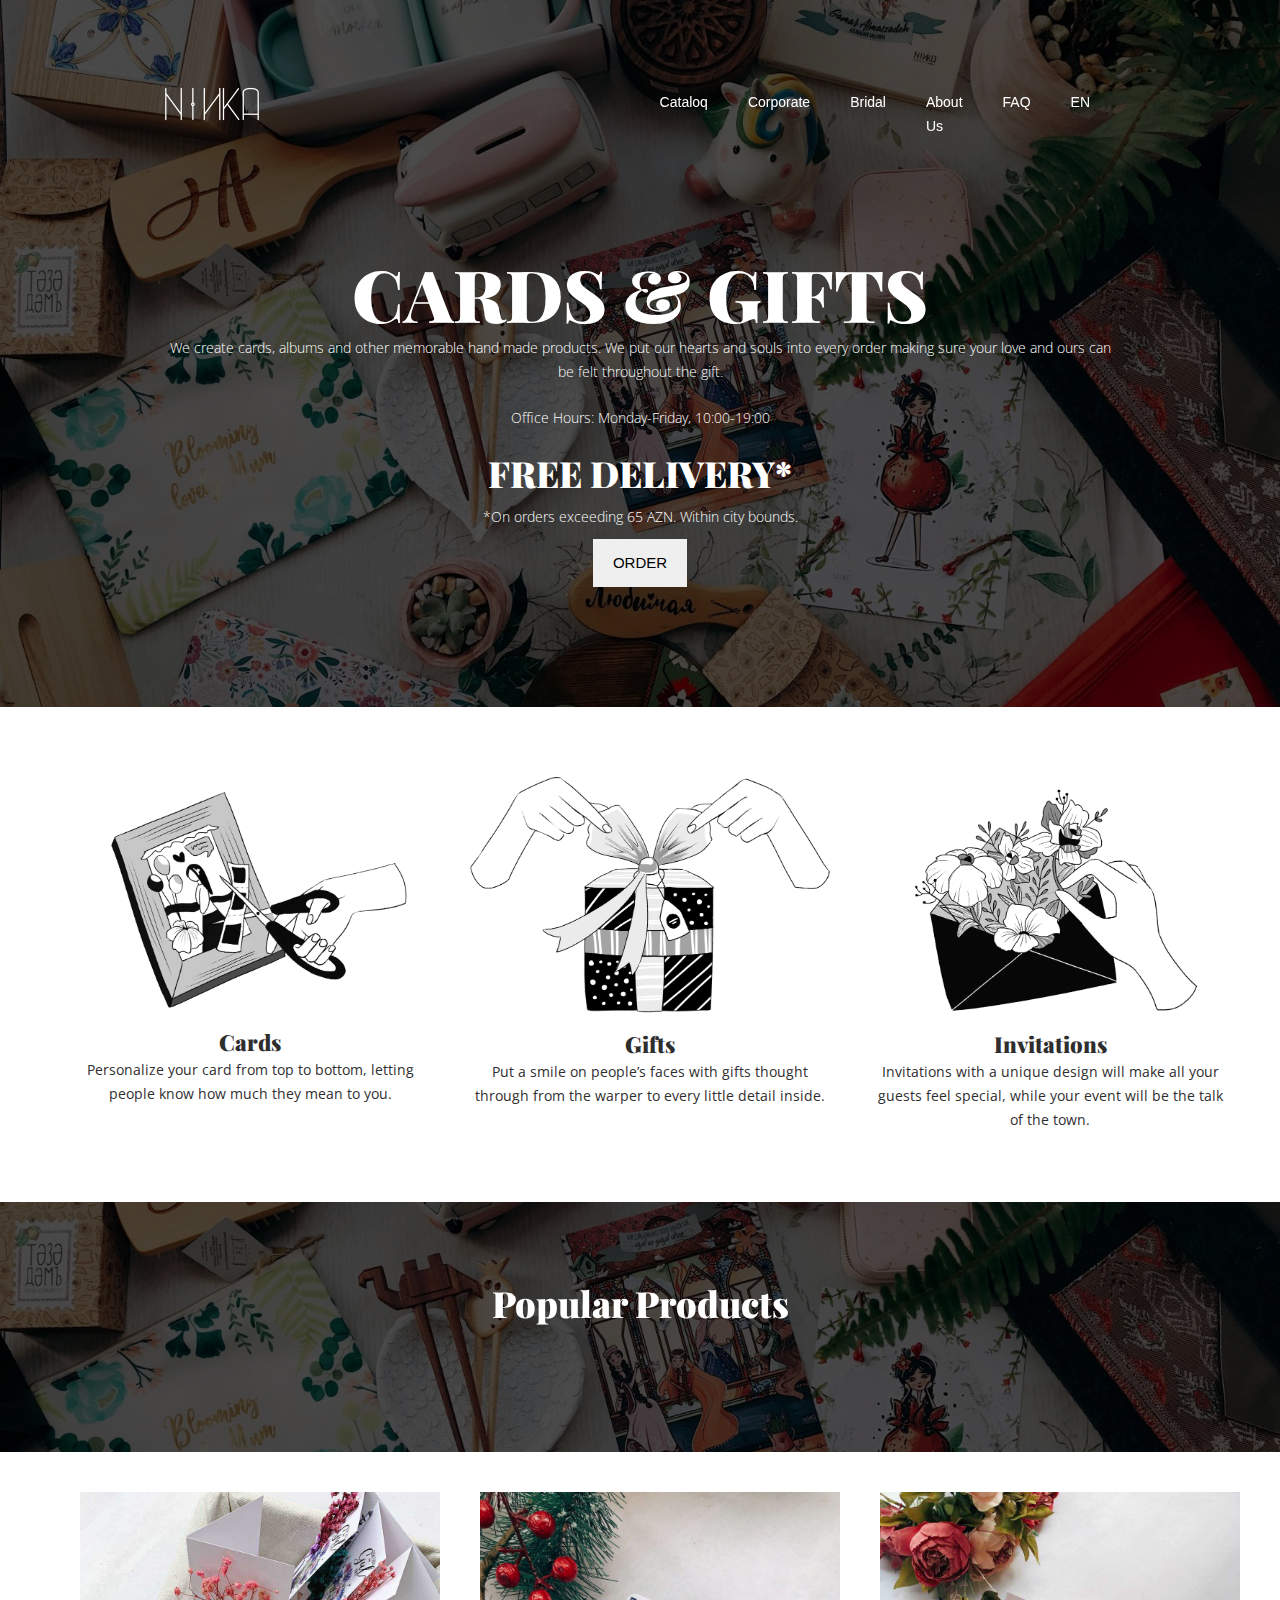
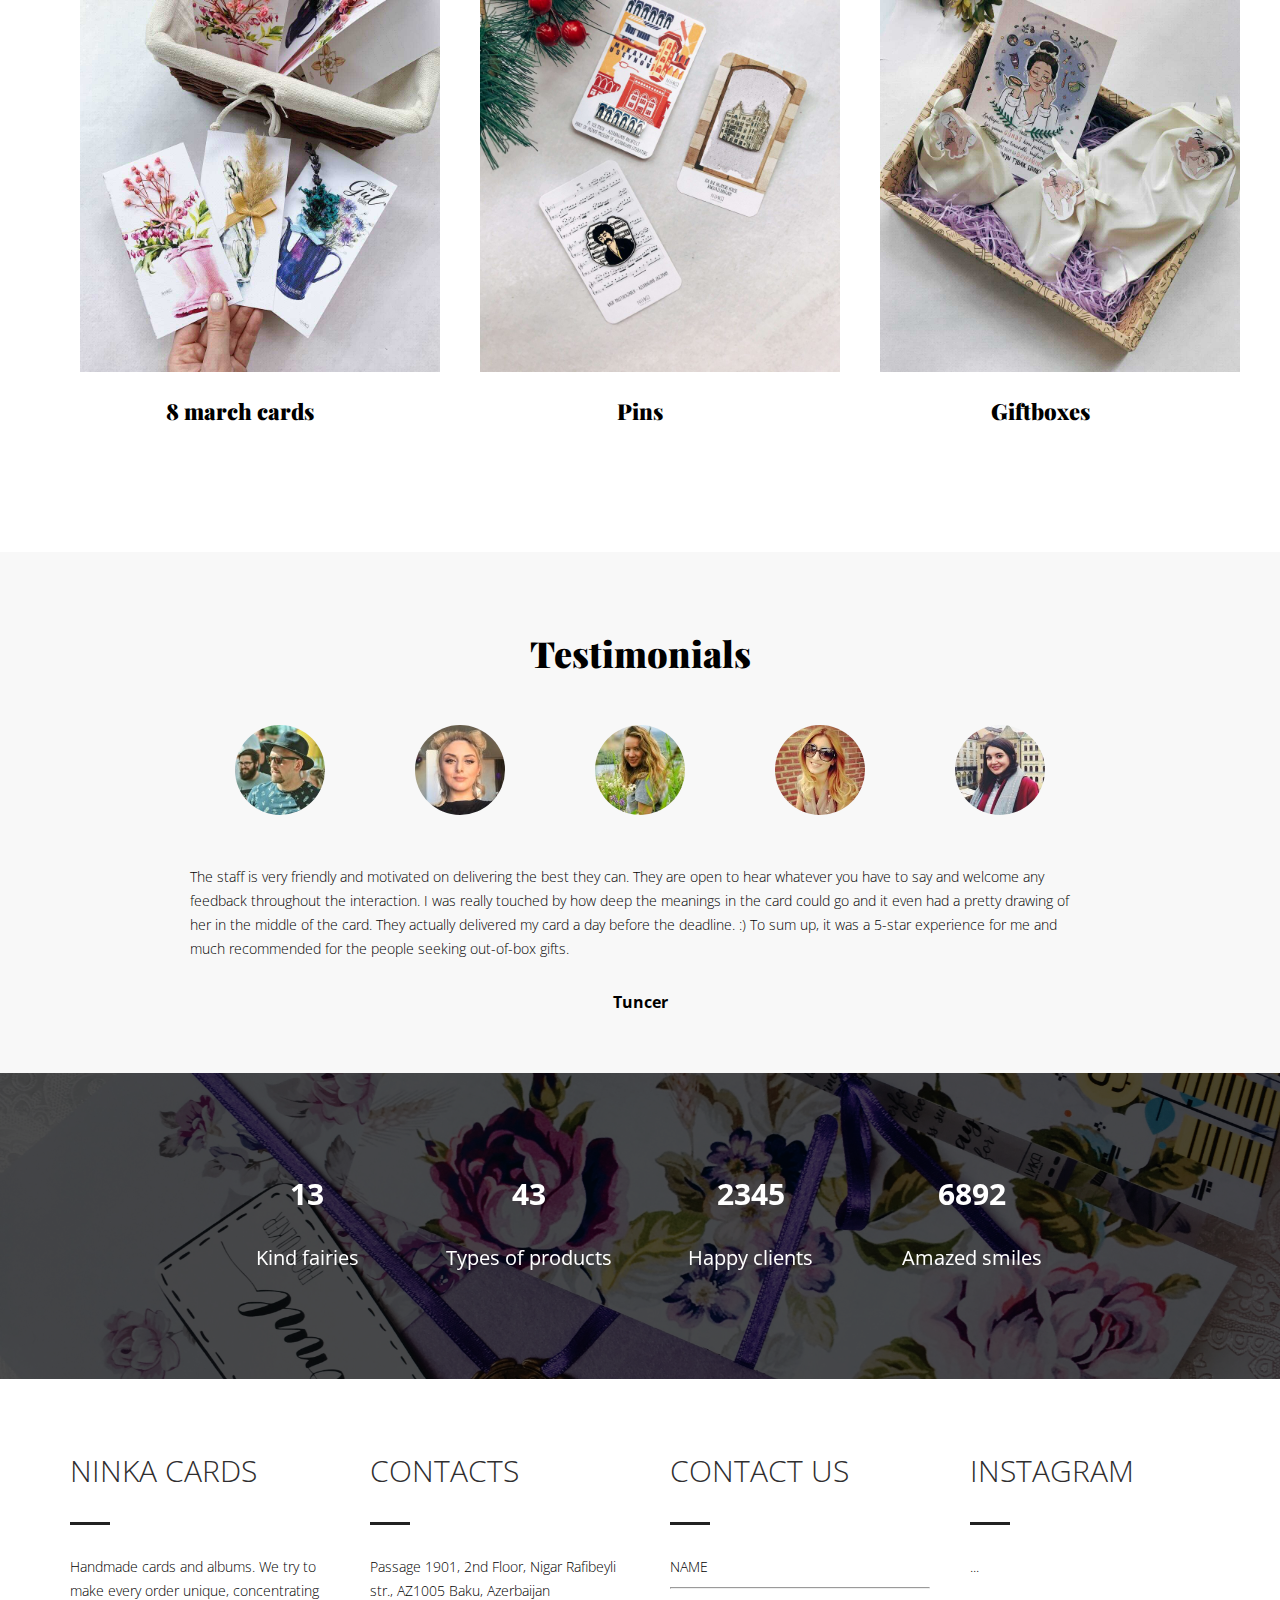
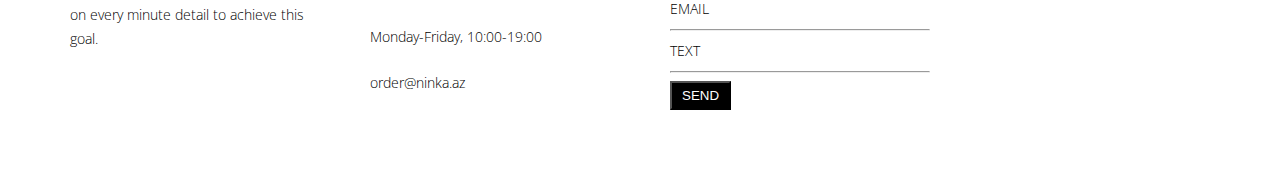
<file: Practice/Practice1_Ninka/index.html>
<!DOCTYPE html>
<html lang="en">

<head>
    <meta charset="UTF-8">
    <meta http-equiv="X-UA-Compatible" content="IE=edge">
    <meta name="viewport" content="width=device-width, initial-scale=1.0">
    <title>Gullu's Project</title>
    <link rel="stylesheet" href="https://cdnjs.cloudflare.com/ajax/libs/font-awesome/5.15.3/css/all.min.css" integrity="sha512-iBBXm8fW90+nuLcSKlbmrPcLa0OT92xO1BIsZ+ywDWZCvqsWgccV3gFoRBv0z+8dLJgyAHIhR35VZc2oM/gI1w==" crossorigin="anonymous" />
    <link rel="preconnect" href="https://fonts.gstatic.com">
    <link href="https://fonts.googleapis.com/css2?family=Open+Sans:ital,wght@0,300;0,400;0,600;0,700;0,800;1,300;1,400;1,600;1,700;1,800&display=swap" rel="stylesheet">    <link rel="preconnect" href="https://fonts.gstatic.com">
    <link href="https://fonts.googleapis.com/css2?family=Playfair+Display:wght@800&display=swap" rel="stylesheet">
    <link rel="stylesheet" href="css/layout.css">
    <link rel="stylesheet" href="css/style.css">
</head>

<body>
    <!--fixed nav-bar & general info panel -->
    <section id="header" class="bckg-photo">
    <div class="layer">
    <div class="fix-nav-bar">
    <div class="container-fluid">
        <div class="row flex justify-content-between">
            <div class="col-2">
                <div class="nav-brand">
                <img src="img/Logo-white-square.png" alt="Ninka Cards and Gifts">
                </div>
            </div>
            <div class="col-6">
            <div class="dropdown">
                <ul class="nav flex justify-content-end">
                    <li>
                        <span>Cataloq</span>
                        <ul class="submenu">
                            <li>
                                <span>Cards</span>
                                <i class="fas fa-chevron-right"></i>
                                <ul class="supersub">
                                    <li>Cards on thick paper</li>
                                    <li>A5-sized Card on PVC</li>
                                    <li>A4-sized Card on PVC</li>
                                    <li>Personalized birth certificate</li>
                                    <li>Classic Card</li>
                                    <li>Custom card in a card</li>
                                    <li>Classic shutter card</li>
                                    <li>Woven card</li>
                                    <li>Card with atlas flowers</li>
                                    <li>Framed card</li>
                                    <li>Cards on wooden frames</li>
                                </ul>
                            </li>
                            <li>
                                <span>Photo Procucts</span>
                                <i class="fas fa-chevron-right"></i>
                                <ul class="supersub">
                                    <li>Album with a paper cover</li>
                                    <li>Framed photo collage</li>
                                    <li>Express albums</li>
                                    <li>Framed photo gallery</li>
                                    <li>Heart shaped photo collage</li>
                                </ul>
                            </li>
                            <li>
                                <span>Bridals</span>
                                <i class="fas fa-chevron-right"></i>
                                <ul class="supersub">
                                    <li>Wedding planner</li>
                                    <li>Illustrated invitations</li>
                                    <li>Classic invitations</li>
                                    <li>Shutter invitations</li>
                                </ul>
                            </li>
                            <li>
                                <span>Ninka Merchandise</span>
                                <i class="fas fa-chevron-right"></i>
                                <ul class="supersub">
                                    <li>Thematic greeting cards</li>
                                    <li>Sketchbook</li>
                                    <li>Gift Box</li>
                                    <li>Pencil case</li>
                                    <li>Eco Bags</li>
                                    <li>Bookmarks</li>
                                    <li>Pins</li>
                                    <li>Gift wrapping</li>
                                </ul>
                            </li>
                        </ul>
                    </li>
                    <li>Corporate</li>
                    <li>Bridal</li>
                    <li>About Us</li>
                    <li>FAQ</li>
                    <li>
                    <span>EN</span>
                    <ul class="submenu">
                        <li>RU</li>
                        <li>AZ</li>
                    </ul>
                    </li>
                </ul>
            </div>
        </div>
    </div>
    </div>
</div>
    <div class="row flex justify-content-between">
        <div class="col-12">
            <div class="general-info">
            <h1 style="font-size: 72px; line-height: 86px;">CARDS & GIFTS</h1>
            <p>We create cards, albums and other memorable hand made products. We put our hearts and souls into every order making sure your love and ours can <br>be felt throughout the gift.</p>
            <br>
            <p> Office Hours: Monday-Friday, 10:00-19:00</p>
            <br>
            <h1 style="margin-bottom: 10px;">FREE DELIVERY*</h1>
            <p style="margin-bottom: 10px;">*On orders exceeding 65 AZN. Within city bounds.</p>
            <button class="order-btn">ORDER
            <i class="fa fa-angle-right"><a href="https://ninka.az/en/catalog"></a></i>
            </button>
            </div>
        </div>
    </div>
    </div>
    </section>
<!--White board & Cards, Gifts,Invitations-->
    <section id="second-line">
        <div class="container">
            <div class="row flex justify-content-between">
                <div class="col-4">
                    <div class="second-line-item">
                    <img src="img/ramki-ruki-1.png">
                    <h2>Cards</h2>
                    <p>Personalize your card from top to bottom, letting people know how much they mean to you.</p>
                    </div>
                </div>
                <div class="col-4">
                    <div class="second-line-item">
                    <img src="img/ruki-1.png">
                    <h2>Gifts</h2>
                    <p>Put a smile on people’s faces with gifts thought through from the warper to every little detail inside.</p>
                    </div>
                </div>
                <div class="col-4">
                    <div class="second-line-item">
                    <img src="img/bridal-ruki-1.png">
                    <h2>Invitations</h2>
                    <p>Invitations with a unique design will make all your guests feel special, while your event will be the talk of the town.</p>
                    </div>
                </div>
            </div>
        </div>
    </section>
<!--Empty panel with background photo & Popular Products --->
    <section id="PopularProcucts">
        <div class="container-fluid layer">
            <div class="row">
            <div class="col-12">
                <h1 style="padding-top: 80px;"> Popular Products</h1>
            </div>
            </div>
        </div>
    </section>
<!--White panel & Cards images -->
    <section id="forth-line">
        <div class="container">
            <div class="row flex justify-content-between">
                <div class="col-4">
                    <div class="forth-line-item">
                    <img src="img/Image-from-iOS-2-3.jpg">
                    <h2>8 march cards</h2>
                    </div>
                </div>
                <div class="col-4">
                    <div class="forth-line-item">
                    <img src="img/Image-from-iOS-5-1-scaled-960x1280.jpg">
                    <h2>Pins</h2>
                    </div>
                </div>
                <div class="col-4">
                    <div class="forth-line-item">
                    <img src="img/Image-from-iOS-1-1.jpg">
                    <h2>Giftboxes</h2>
                    </div>
                </div>
            </div>
        </div>
    </section>
<!-- Testimonials -->
    <section id="testimonials">
        <div class="container" style="width: 900px;">
        <div class="row">
            <div class="testimonials-head">
            <h1>Testimonials</h1>
            </div>
        </div>
        <div class="row">
            <div class="users">
                <div class="user">
                    <img src="img/Testimonial-3-150x150.jpeg" alt="">
                </div>
                <div class="user">
                    <img src="img/Testimonial-2-final-150x150.jpeg" alt="">
                </div>
                <div class="user">
                    <img src="img/Ekaterina-150x150.jpg" alt="">
                </div>
                <div class="user">
                    <img src="img/Aydan-2-1-150x150.jpg" alt="">
                </div>
                <div class="user">
                    <img src="img/Testimonial-5-1-150x150.jpeg" alt="">
                </div>
            </div>
        </div>
        <div class="row">
            <div class="col-12">
            <div class="users-quote">
                <div class="tuncer-quote">
                    <p>The staff is very friendly and motivated on delivering the best they can. They are open to hear whatever you have to say and welcome any feedback throughout the interaction. I was really touched by how deep the meanings in the card could go and it even had a pretty drawing of her in the middle of the card. They actually delivered my card a day before the deadline. :) To sum up, it was a 5-star experience for me and much recommended for the people seeking out-of-box gifts.<p>
                    <h4>Tuncer</h4>
                </div>
            </div>
            </div>
        </div>
        </div>
    </section>
    <!-- statistics section -->
    <section id="statistics">
        <div class="row">
        <div class="col-12">
                <div class="grid-container layer">
                    <div class="grid-item" style="grid-column: 3/2;">
                        <h3>13</h3>
                        <br>
                        <h1>Kind fairies</h1>
                    </div>
                    <div class="grid-item" style="grid-column: 4/3;">
                        <h3>43</h3>
                        <br>
                        <h1>Types of products</h1>
                    </div>
                    <div class="grid-item" style="grid-column: 5/4;">
                        <h3>2345</h3>
                        <br>
                        <h1>Happy clients</h1>
                    </div>
                    <div class="grid-item" style="grid-column: 6/5;">
                        <h3>6892</h3>
                        <br>
                        <h1>Amazed smiles</h1>
                    </div>
                </div>
        </div>
        </div>
    </section>
<!-- Bottom section -->
    <section id="bottom">
        <div class="container">
            <div class="row flex justify-content-between">
                <div class="col-3">
                    <div class="text-items">
                    <div class="text-item-head">
                    <h1>NINKA CARDS</h1>
                    </div>
                    <div class="text-item-body">
                    <p>Handmade cards and albums. We try to make every order unique, concentrating on every minute detail to achieve this goal.</p>
                    </div>
                    </div>
                </div>
                <div class="col-3">
                    <div class="text-items">
                    <div class="text-item-head">
                    <h1>CONTACTS</h1>
                    </div>
                    <div class="text-item-body">
                    <p>Passage 1901, 2nd Floor, Nigar Rafibeyli str., AZ1005 Baku, Azerbaijan</p>
                    <br>
                    <p>Monday-Friday, 10:00-19:00</p>
                    <br>
                    <p>order@ninka.az</p>
                    </div>
                    </div>
                </div>
                <div class="col-3">
                    <div class="text-items">
                    <div class="text-item-head">
                    <h1>CONTACT US</h1>
                    </div>
                    <div class="text-item-body">
                    <p>NAME</p>
                    <hr>
                    <p>EMAIL</p>
                    <hr>
                    <p>TEXT</p>
                    <hr>
                    <button class="send-btn">SEND</button>
                    </div>
                    </div>
                </div>
                <div class="col-3">
                    <div class="text-items">
                    <div class="text-item-head">
                    <h1>INSTAGRAM</h1>
                    </div>
                    <p>...</p>
                    </div>
                </div>
            </div>
        </div>
    </section>
</body>
</html>
</file>
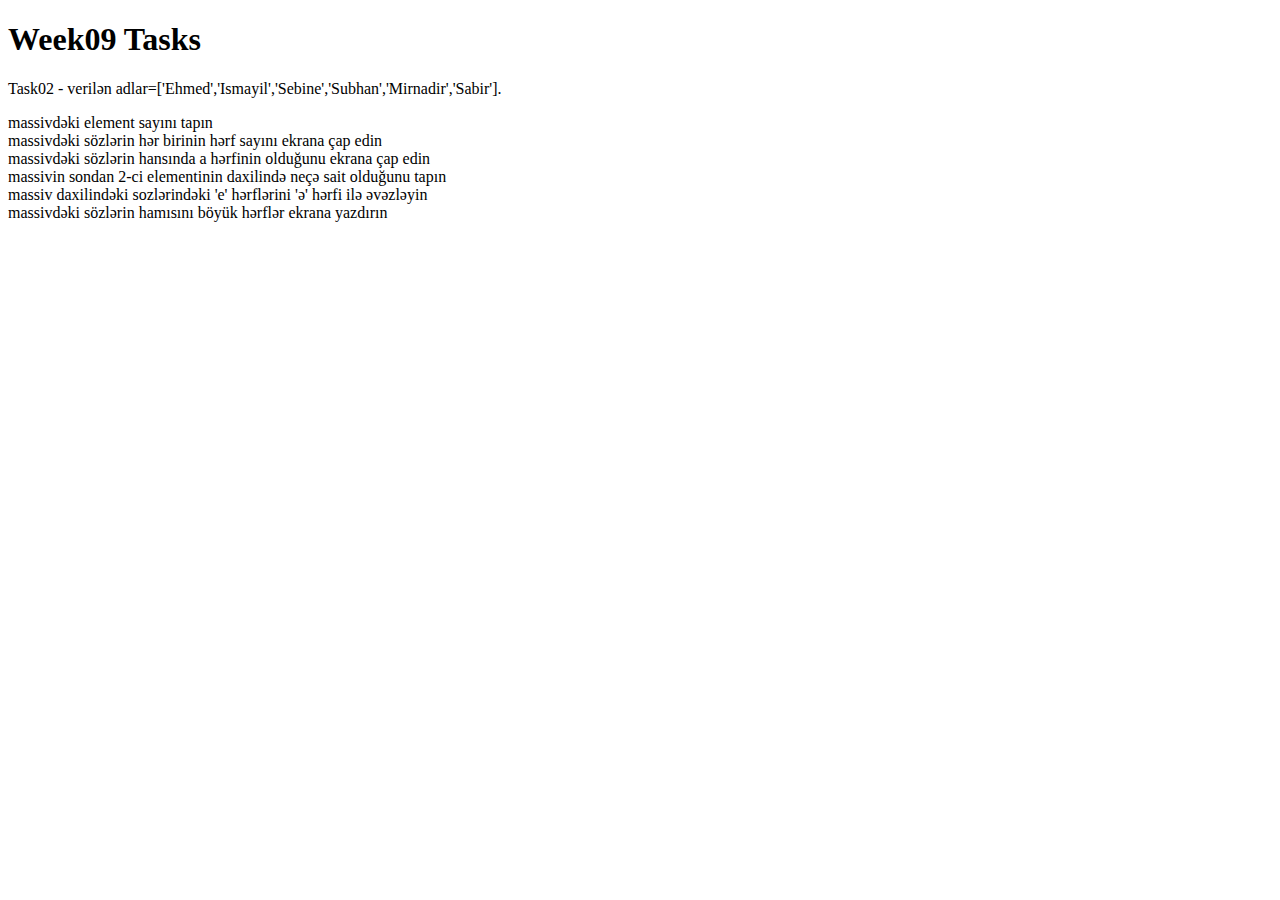
<file: Tasks/JavaScript tasks/index.html>
<!DOCTYPE html>
<html lang="en">
<head>
    <meta charset="UTF-8">
    <meta http-equiv="X-UA-Compatible" content="IE=edge">
    <meta name="viewport" content="width=device-width, initial-scale=1.0">
    <title>JavaScript Tasks</title>
    <script src="tasks.js"></script>
</head>
<body>
    <h1>Week09 Tasks</h1>
    <p>Task02 - verilən adlar=['Ehmed','Ismayil','Sebine','Subhan','Mirnadir','Sabir'].</p>
        
        massivdəki element sayını tapın<br>
        massivdəki sözlərin hər birinin hərf sayını ekrana çap edin<br>
        massivdəki sözlərin hansında a hərfinin olduğunu ekrana çap edin<br>
        massivin sondan 2-ci elementinin daxilində neçə sait olduğunu tapın<br>
        massiv daxilindəki sozlərindəki 'e' hərflərini 'ə' hərfi ilə əvəzləyin<br>
        massivdəki sözlərin hamısını böyük hərflər ekrana yazdırın</p>
</body>
</html>
</file>
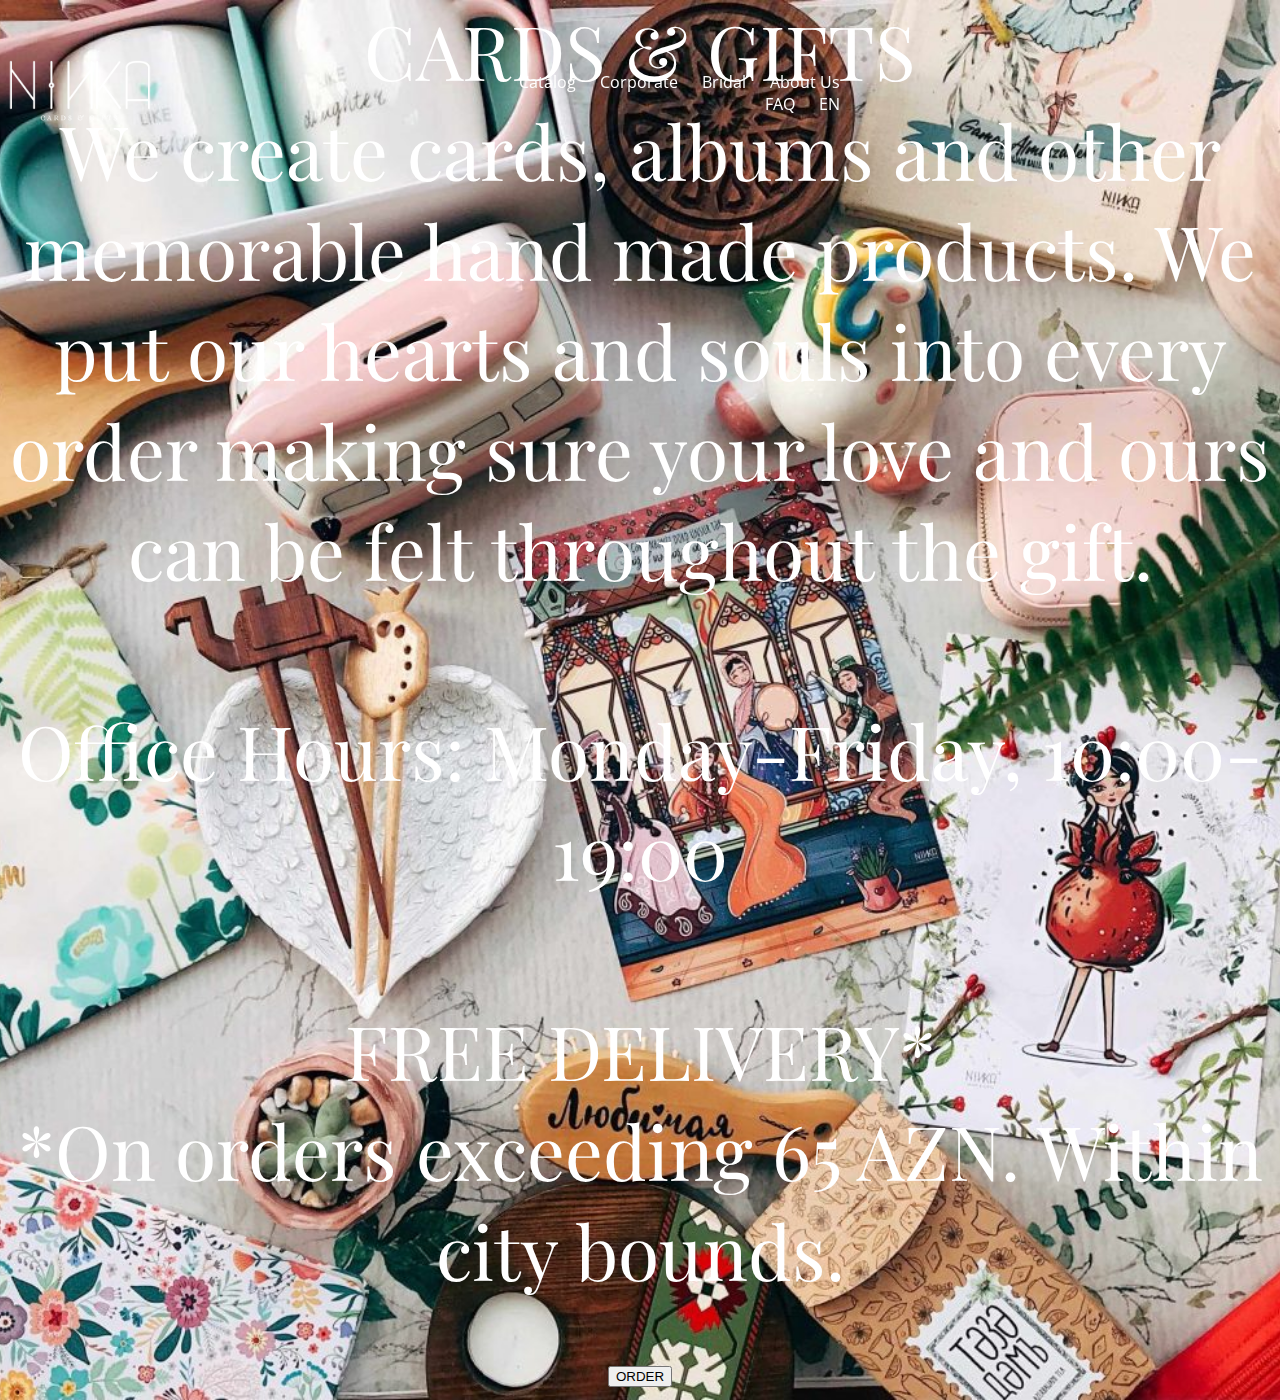
<file: Practice/test.html>
<!DOCTYPE html>
<html lang="en">
<head>
    <meta charset="UTF-8">
    <meta http-equiv="X-UA-Compatible" content="IE=edge">
    <meta name="viewport" content="width=device-width, initial-scale=1.0">
    <title>Test Drive</title>
    <link rel="stylesheet" href="https://cdnjs.cloudflare.com/ajax/libs/font-awesome/5.15.3/css/all.min.css" integrity="sha512-iBBXm8fW90+nuLcSKlbmrPcLa0OT92xO1BIsZ+ywDWZCvqsWgccV3gFoRBv0z+8dLJgyAHIhR35VZc2oM/gI1w==" crossorigin="anonymous" />
    <link rel="preconnect" href="https://fonts.gstatic.com">
<link href="https://fonts.googleapis.com/css2?family=Open+Sans:ital,wght@1,400;1,700&family=Playfair+Display:wght@800&display=swap" rel="stylesheet">
    <link rel="preconnect" href="https://fonts.gstatic.com">
    <link href="https://fonts.googleapis.com/css2?family=Playfair+Display:wght@800&display=swap" rel="stylesheet">
    <link rel="stylesheet" href="test.css">
</head>

<body>
    <section>
        <div class="nav-bar">
        <div class="container">
            <div class="row">
                <div class="col-2">
                    <div class="nav-brand">
                    <img src="Logo-white-big1.png" alt="Ninka Cards and Gifts">
                    </div>
                </div>
                <div class="col-6">
                    <div class="nav">
                    <ul>
                        <li><a href="#">Catalog</a></li>
                        <li><a href="#">Corporate</a></li>
                        <li><a href="#">Bridal</a></li>
                        <li><a href="#">About Us</a></li>
                        <li><a href="#">FAQ</a></li>
                        <li><a href="#">EN</a></li>
                        </ul>
                    </div>
        </div></div></div></div>
    </section>
    <section id="slider">
               <div class="row">
                   <div class="col-12">
                    <div class="content">
                    <h3>CARDS & GIFTS</h3>
                    <h1>We create cards, albums and other memorable hand made products. We put our hearts and souls into every order making sure your love and ours can be felt throughout the gift.</h1>
                    <br>
                    <h1> Office Hours: Monday-Friday, 10:00-19:00</h1><br>
                    <h2>FREE DELIVERY*</h2>
                    <h1>*On orders exceeding 65 AZN. Within city bounds.</h1>
                    <button>ORDER
                    <i class="fa fa-angle-right"></i>
                    </button>
                </div></div>
    </section>
</body>
</html>
</file>
<file: Practice/Practice1_Ninka/css/layout.css>
/*common css*/
.flex{
    display: flex;
}
.justify-content-center{
    justify-content: center;
}
.justify-content-start{
    justify-content: flex-start;
}
.justify-content-end{
    justify-content: flex-end;
}
.justify-content-between{
    justify-content: space-between;
}
.align-items-center{
    align-items: center;
}


/*common css */

body {
    margin: 0px;
}

.container-fluid{
    width: 100%;
}

.container {
    width: 1200px;
    margin: 0 auto;
}

ul {
    margin: 0px;
    padding: 0px;
}

li{
    list-style: none;
}

h1, h2, h3, h4, h5, h6, p {
    padding: 0px;
    margin: 0px;
}

/* 12 column grid */

.col-1 {
    width: calc((100%/12)*1);
}

.col-2 {
    width: calc((100%/12)*2);
}

.col-3 {
    width: calc((100%/12)*3);
}

.col-4 {
    width: calc((100%/12)*4);
}

.col-5 {
    width: calc((100%/12)*5);
}

.col-6 {
    width: calc((100%/12)*6);
}

.col-7 {
    width: calc((100%/12)*7);
}

.col-8 {
    width: calc((100%/12)*8);
}

.col-9 {
    width: calc((100%/12)*9);
}

.col-10 {
    width: calc((100%/12)*10);
}

.col-11 {
    width: calc((100%/12)*11);
}

.col-12 {
    width: calc((100%/12)*12);
}
</file>
<file: Practice/Practice1_Ninka/css/style.css>
body{
    font-family: 'Open Sans', sans-serif;
    position: relative;
}

/*fixed nav-bar & general info panel*/
.bckg-photo{
    background-image: url(../img/Image-from-iOS-1666x1080.jpg);
    background-size: cover;
    background-repeat:no-repeat;
    background-position: center;
    position: relative;
    z-index: 1;
}

.layer{
    height: 100%;
    width: 100%;
    background: rgba(0,0,0, .7);
    display: block;
    position: relative;
    top: 0px; 
    left: 0px;
    z-index: 3;
}

.fix-nav-bar{
    width: 100%;
    position: fixed;
    padding: 15px auto;
    margin-top: 30px;
    background: transparent;
    transition: .3s ease;
}

.fix-nav-bar:hover{
    background-color: #2F2E2F;
    transform: translateY(-30px);

}

.nav-brand img{
    height: 100px;
    align-items: center;
    margin: 24px auto auto 162px;
}

/* Dropdown menu start*/
.dropdown {
    margin-top: 40px;
    padding-right: 170px;
    font: 14px sans-serif;
    font-style: normal;
    line-height: 24px;
    font-weight: 300;
    position: relative;
    z-index: 3;
    color: white;
}

.nav>li {
    list-style: none;
    padding: 20px 20px;
    position: relative;
}

.submenu {
    margin: 0px;
    padding: 0px;
    position: absolute;
    width: 200px;
    color: white;
    top: 50px;
    left: 10px;
    background: rgba(47,46,47,0.6);
    opacity: 0;
}

.submenu>li {
    list-style: none;
    padding: 10px 20px;
    display: flex;
    justify-content: space-between;
    transition: all .4s ease;
    position: relative;
}

.submenu>li:hover {
    color: lightgray;
}

.supersub {
    position: absolute;
    width: 300px;
    top: 0px;
    left: 200px;
    opacity: 0;
    transition: all .4s ease;
}

.supersub li {
    list-style: none;
    background: rgba(47,46,47,0.6);
    padding: 5px 20px;
}

.submenu li:hover .supersub {
    opacity: 1;
}

.nav li:hover .submenu {
    opacity: 1;
}
/* dropdown menu end */

a{
    color: white;
    text-decoration: none;
}

.general-info{
    color: #ffffff;
    text-align: center;
    margin-top: 250px;
    margin-bottom: 90px;
}

h1{
    font-family: 'Playfair Display';
    font-style: normal;
    font-size: 36px;
    line-height: 43px;
    font-weight: 900;
}

p{
    font-style: normal;
    font-size: 14px;
    line-height: 24px;
    font-weight: 300;
}

.order-btn{
    font-size: 15px;
    line-height: 48px;
    text-transform: uppercase;
    font-weight: 300;
    border: none;
    outline: none;
    cursor: pointer;
    padding: 0px 20px;
    margin-bottom: 30px;
}
/*White board & Cards, Gifts,Invitations*/
#second-line{
    max-height: 580px;
    padding: 50px;
    background-color: white;
    font-family: "Playfair Display", sans-serif;
    color: #2f2e2f;
}

.second-line-item{
    margin: 10px;
    padding: 10px;
}

h2{
    font-size: 22px;
    line-height: 31px;
    font-weight: 900;
    text-align: center;
}

#second-line p{
    font-family: "Open Sans", sans-serif;
    font-size: 14px;
    line-height: 24px;
    font-weight: 400;
    font-style: normal;
    text-align: center;
    color: #2f2e2f;
}
#second-line img{
    height: 100%;
    width: 100%;
}
/*Empty panel with background photo & Popular Products*/
#PopularProcucts{
    background-image: url(/img/Image-from-iOS-1666x1080.jpg);
    background-size: cover;
    background-repeat:no-repeat;
    background-position: center;
    height: 250px;
    color: white;
    text-align: center;
    z-index: 1;
}
/*White panel & Cards images*/
#forth-line{
    height: 700px;
    background-color: white;
}

.forth-line-item{
    margin: 10px;
    padding: 10px;
    font-family: "Playfair Display", sans-serif;
}

.forth-line-item img{
    height: 100%;
    width: 100%;
    margin: 20px;
}

/* Testimonials */
#testimonials{
    background: #F8F8F8;
    padding: 30px 0px 30px 0px;
}
.testimonials-head{
    margin: 50px;
}

#testimonials h1{
    text-align: center;
}
.users{
    display: grid;
    grid-template-columns: repeat(5, 1fr);
    margin-bottom: 50px;

}
.user{
    width: 90px;
    height: 90px;
    margin: auto;
    cursor: pointer;
}
.user img{
    width: 100%;
    height: 100%;
    border-radius: 50%;
    transition: all .2s ease;
    box-sizing: border-box;
}
.user img:hover{
    border: 5px solid black;
}
.users-quote{
    width: 100%;
}
.users-quote h4{
    text-align: center;
    margin: 30px 0px;
}

/* statistics section */
#statistics{
    background-image: url(../img/statistics.jpg);
    background-size: cover;
    background-repeat:no-repeat;
    background-position: center;
    height: 100%;
    color: white;
    text-align: center;
    z-index: 1;
}
.grid-container{
    display: grid;
    grid-template-columns: repeat(6, 1fr);
    gap: 50px;
}
.grid-item{
    margin: 100px auto;
}
.grid-item h3{
    text-align: center;
    font-family:"Open Sans", sans-serif;
    font-style: normal;
    font-weight: 700;
    font-size: 30px;
    color: white;
}
.grid-item h1{
    text-align: center;
    font-family:"Open Sans", sans-serif;
    font-style: normal;
    font-weight: 400;
    font-size: 20px;
    color: white;
}

/* Bottom section */
#bottom{
    background: white;
    padding: 50px;
}
.text-items{
    margin: 10px;
    padding: 10px;
}
.text-item-head h1{
    font-family:"Open Sans", sans-serif;
    font-style: normal;
    font-weight: 300;
    font-size: 30px;
    color: #2f2e2f;

}
.text-item-head::after{
    content: '';
    display: block;
    background-color: #222222;
    left: 0;
    height: 3px;
    width: 40px;
    margin: 30px 0px;
}

.text-item-body{
    width: 100%;
}

.send-btn{
    background: black;
    color: white;
    padding: 5px 10px;
    cursor: pointer;
}
.send-btn:hover{
    background: white;
    color: black;
    border: 1px solid black;
}
</file>
<file: Practice/test.css>
body{
    margin: 0px;
    background-image: url(Image-from-iOS-1666x1080.jpg);
    background-size: cover;
    background-repeat:no-repeat;
    background-position: center; 
    font-family: 'Open Sans', sans-serif;
}

.nav{
text-align: right;
height: 100%;
display: flex;
align-items: center;
justify-content: flex-end;
}

.nav ul li{
    display: inline-block;
    margin: auto 10px;
}

h1, h2, h3, h4, h5, h6, p {
    padding: 0px;
    margin: 0px;
    font-size: 1em;
    font-weight: normal;
}

.container {
    width: 850px;
    margin: 0 auto;
}

.row {
    display: flex;
    justify-content: space-between;
}
.nav-bar{
    padding: 30px 0px;
    position: fixed;
}
.nav-brand{
    margin: 5px auto 5px 0;
}
.nav-brand img{
    height: 100px;
    align-items: center;
    margin: 5px auto;
}
a{
    color: white;
    text-decoration: none;
}
.content{
    color: #ffffff;
    text-align: center;
    font-family: 'Playfair Display', serif;
    font-weight: bolder;
    font-style: normal;
    font-size: 75px;
}

.col-2 {
    width: calc((100%/12)*2);
}
.col-6 {
    width: calc((100%/12)*6);
}
.col-12 {
    width: calc((100%/12)*12);
}
</file>
